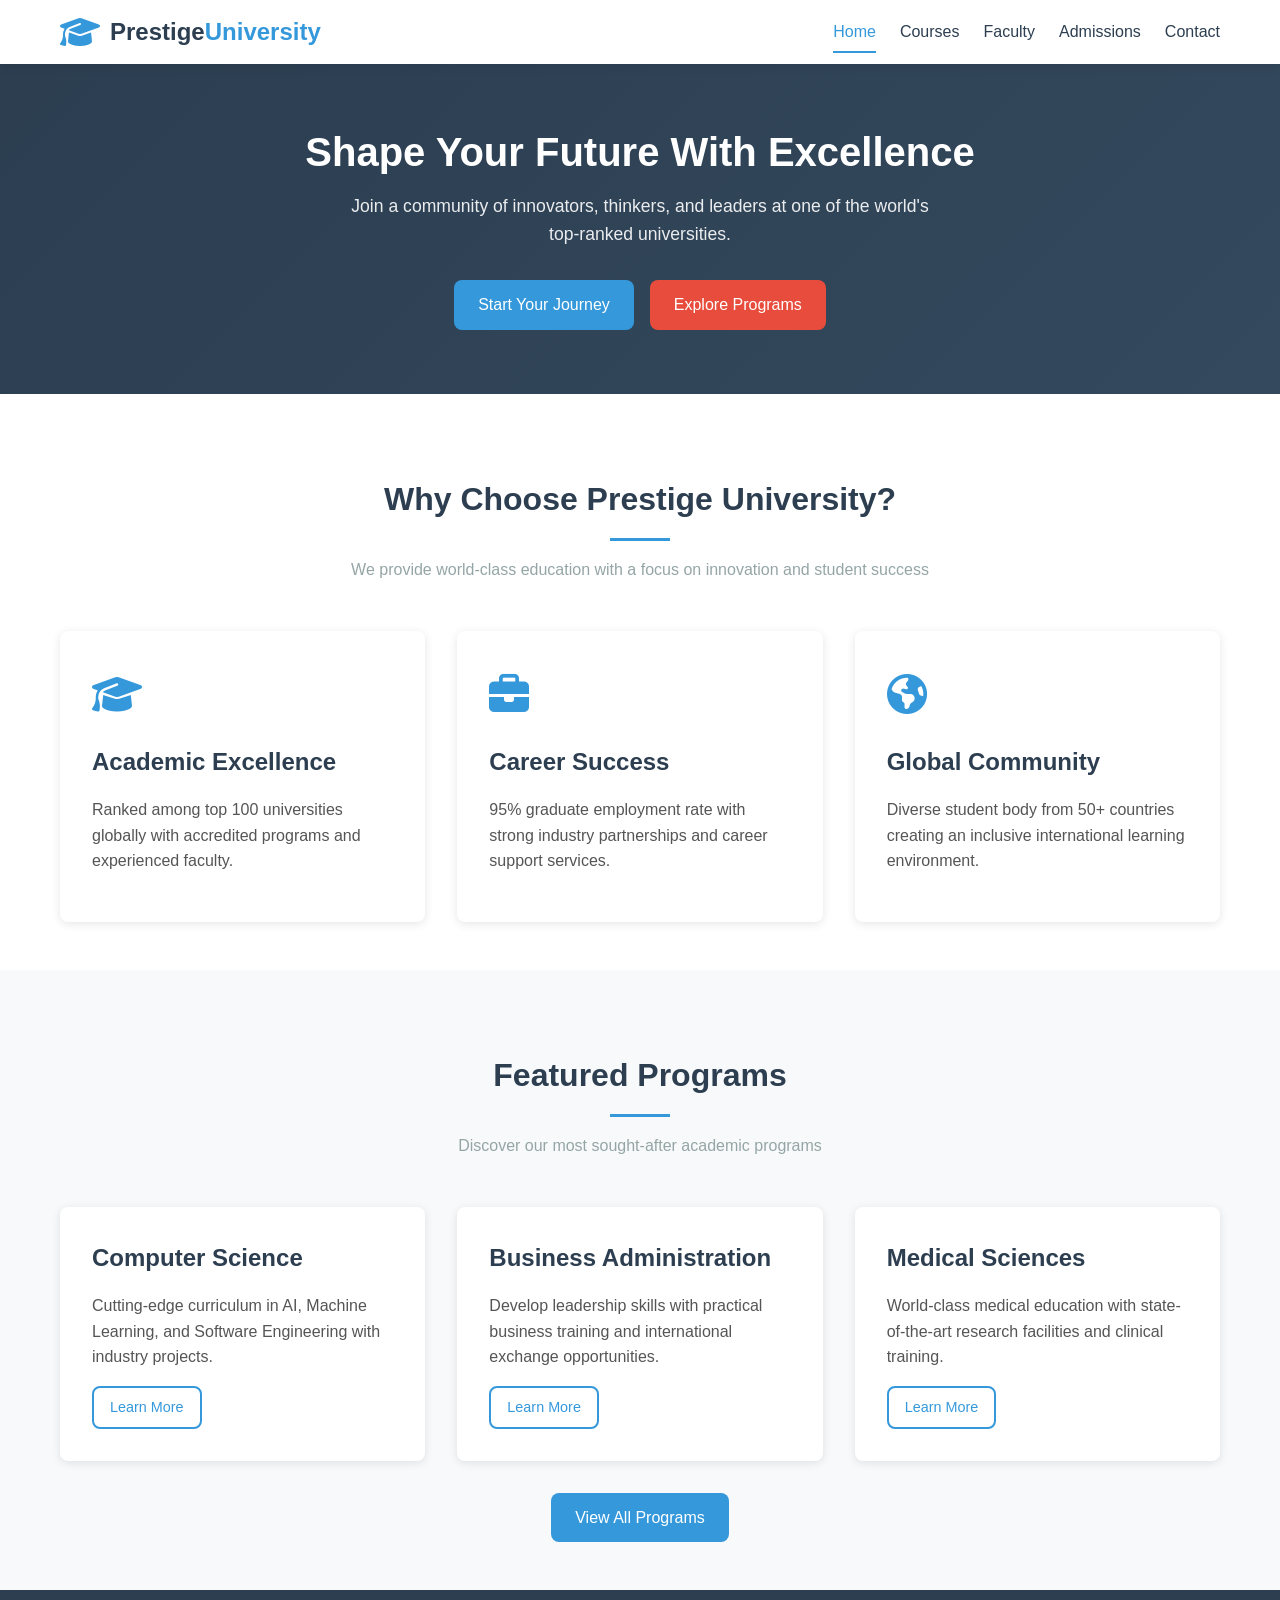
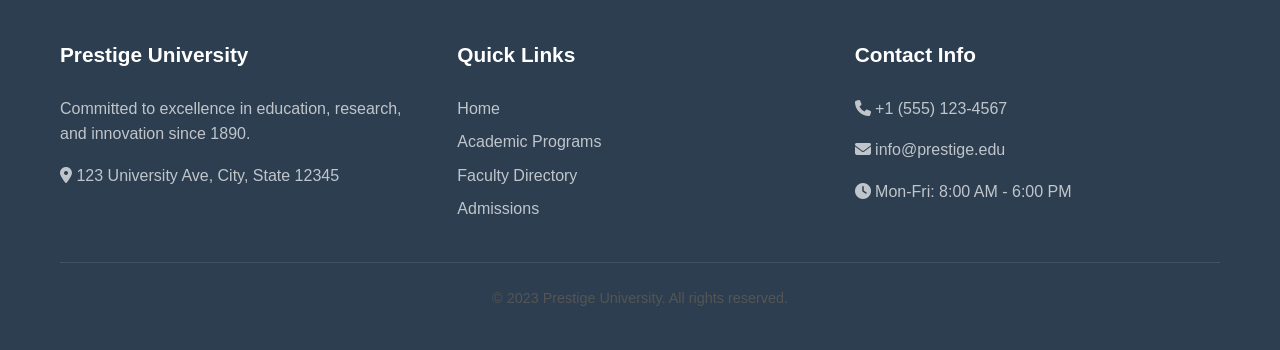
<file: index.html>
<!DOCTYPE html>
<html lang="en">
<head>
    <meta charset="UTF-8">
    <meta name="viewport" content="width=device-width, initial-scale=1.0">
    <title>Prestige University | Excellence in Education</title>
    <link rel="stylesheet" href="css/style.css">
    <link rel="stylesheet" href="https://cdnjs.cloudflare.com/ajax/libs/font-awesome/6.4.0/css/all.min.css">
</head>
<body>
    <!-- Header -->
    <header class="main-header">
        <div class="container">
            <div class="header-content">
                <div class="logo">
                    <i class="fas fa-graduation-cap"></i>
                    <h1>Prestige<span>University</span></h1>
                </div>
                
                <nav class="main-nav">
                    <ul>
                        <li><a href="index.html" class="active">Home</a></li>
                        <li><a href="pages/courses.html">Courses</a></li>
                        <li><a href="pages/faculty.html">Faculty</a></li>
                        <li><a href="pages/admissions.html">Admissions</a></li>
                        <li><a href="pages/contact.html">Contact</a></li>
                    </ul>
                </nav>
                
                <div class="mobile-menu-btn">
                    <i class="fas fa-bars"></i>
                </div>
            </div>
        </div>
    </header>

    <!-- Hero Section -->
    <section class="hero">
        <div class="container">
            <h1>Shape Your Future With Excellence</h1>
            <p>Join a community of innovators, thinkers, and leaders at one of the world's top-ranked universities.</p>
            <div class="hero-buttons">
                <a href="pages/admissions.html" class="btn btn-primary">Start Your Journey</a>
                <a href="pages/courses.html" class="btn btn-secondary">Explore Programs</a>
            </div>
        </div>
    </section>

    <!-- About Section -->
    <section class="content-section">
        <div class="container">
            <div class="section-header">
                <h2>Why Choose Prestige University?</h2>
                <p>We provide world-class education with a focus on innovation and student success</p>
            </div>
            
            <div class="cards-grid">
                <div class="card">
                    <div class="card-icon">
                        <i class="fas fa-graduation-cap"></i>
                    </div>
                    <h3>Academic Excellence</h3>
                    <p>Ranked among top 100 universities globally with accredited programs and experienced faculty.</p>
                </div>
                
                <div class="card">
                    <div class="card-icon">
                        <i class="fas fa-briefcase"></i>
                    </div>
                    <h3>Career Success</h3>
                    <p>95% graduate employment rate with strong industry partnerships and career support services.</p>
                </div>
                
                <div class="card">
                    <div class="card-icon">
                        <i class="fas fa-globe-americas"></i>
                    </div>
                    <h3>Global Community</h3>
                    <p>Diverse student body from 50+ countries creating an inclusive international learning environment.</p>
                </div>
            </div>
        </div>
    </section>

    <!-- Programs Preview -->
    <section class="content-section" style="background: #f8f9fa;">
        <div class="container">
            <div class="section-header">
                <h2>Featured Programs</h2>
                <p>Discover our most sought-after academic programs</p>
            </div>
            
            <div class="cards-grid">
                <div class="card">
                    <h3>Computer Science</h3>
                    <p>Cutting-edge curriculum in AI, Machine Learning, and Software Engineering with industry projects.</p>
                    <a href="pages/courses.html" class="btn btn-small btn-outline">Learn More</a>
                </div>
                
                <div class="card">
                    <h3>Business Administration</h3>
                    <p>Develop leadership skills with practical business training and international exchange opportunities.</p>
                    <a href="pages/courses.html" class="btn btn-small btn-outline">Learn More</a>
                </div>
                
                <div class="card">
                    <h3>Medical Sciences</h3>
                    <p>World-class medical education with state-of-the-art research facilities and clinical training.</p>
                    <a href="pages/courses.html" class="btn btn-small btn-outline">Learn More</a>
                </div>
            </div>
            
            <div style="text-align: center; margin-top: 2rem;">
                <a href="pages/courses.html" class="btn btn-primary">View All Programs</a>
            </div>
        </div>
    </section>

    <!-- Footer -->
    <footer class="main-footer">
        <div class="container">
            <div class="footer-content">
                <div class="footer-section">
                    <h3>Prestige University</h3>
                    <p>Committed to excellence in education, research, and innovation since 1890.</p>
                    <p><i class="fas fa-map-marker-alt"></i> 123 University Ave, City, State 12345</p>
                </div>
                
                <div class="footer-section">
                    <h3>Quick Links</h3>
                    <ul class="footer-links">
                        <li><a href="index.html">Home</a></li>
                        <li><a href="pages/courses.html">Academic Programs</a></li>
                        <li><a href="pages/faculty.html">Faculty Directory</a></li>
                        <li><a href="pages/admissions.html">Admissions</a></li>
                    </ul>
                </div>
                
                <div class="footer-section">
                    <h3>Contact Info</h3>
                    <p><i class="fas fa-phone"></i> +1 (555) 123-4567</p>
                    <p><i class="fas fa-envelope"></i> info@prestige.edu</p>
                    <p><i class="fas fa-clock"></i> Mon-Fri: 8:00 AM - 6:00 PM</p>
                </div>
            </div>
            
            <div class="footer-bottom">
                <p>&copy; 2023 Prestige University. All rights reserved.</p>
            </div>
        </div>
    </footer>

    <script>
        // Mobile menu toggle
        document.querySelector('.mobile-menu-btn').addEventListener('click', function() {
            document.querySelector('.main-nav ul').classList.toggle('show');
        });
    </script>
</body>
</html>
</file>
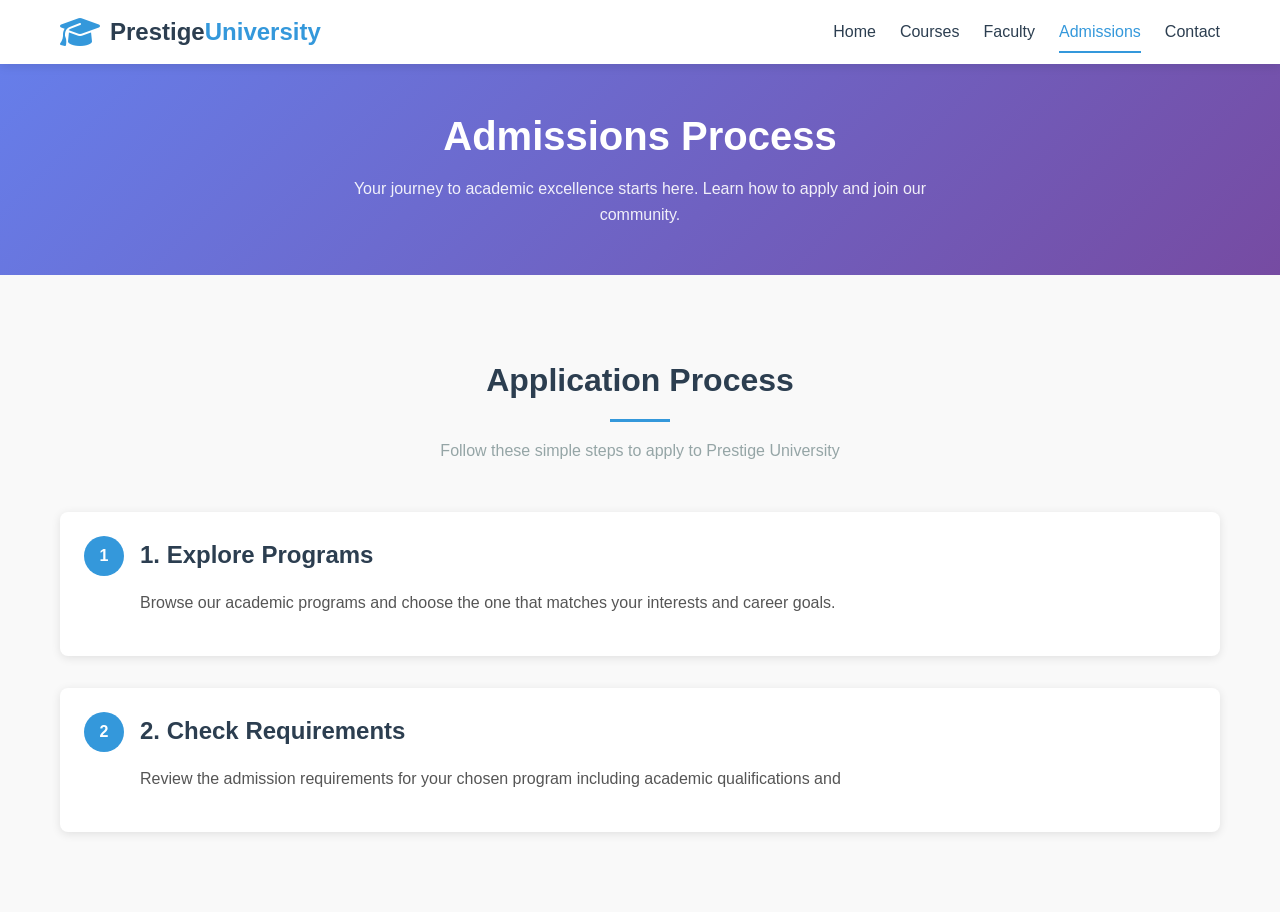
<file: pages/admissions.html>
<!DOCTYPE html>
<html lang="en">
<head>
    <meta charset="UTF-8">
    <meta name="viewport" content="width=device-width, initial-scale=1.0">
    <title>Admissions | Prestige University</title>
    <link rel="stylesheet" href="../css/style.css">
    <link rel="stylesheet" href="https://cdnjs.cloudflare.com/ajax/libs/font-awesome/6.4.0/css/all.min.css">
</head>
<body>
    <header class="main-header">
        <div class="container">
            <div class="header-content">
                <div class="logo">
                    <i class="fas fa-graduation-cap"></i>
                    <h1><a href="../index.html" style="color: inherit; text-decoration: none;">Prestige<span>University</span></a></h1>
                </div>
                
                <nav class="main-nav">
                    <ul>
                        <li><a href="../index.html">Home</a></li>
                        <li><a href="courses.html">Courses</a></li>
                        <li><a href="faculty.html">Faculty</a></li>
                        <li><a href="admissions.html" class="active">Admissions</a></li>
                        <li><a href="contact.html">Contact</a></li>
                    </ul>
                </nav>
                
                <div class="mobile-menu-btn">
                    <i class="fas fa-bars"></i>
                </div>
            </div>
        </div>
    </header>

    <section class="page-header">
        <div class="container">
            <h1>Admissions Process</h1>
            <p>Your journey to academic excellence starts here. Learn how to apply and join our community.</p>
        </div>
    </section>

    <section class="page-content">
        <div class="container">
            <div class="section-header">
                <h2>Application Process</h2>
                <p>Follow these simple steps to apply to Prestige University</p>
            </div>
            
            <div class="admission-steps">
                <div class="step">
                    <div>
                        <h3>1. Explore Programs</h3>
                        <p>Browse our academic programs and choose the one that matches your interests and career goals.</p>
                    </div>
                </div>
                
                <div class="step">
                    <div>
                        <h3>2. Check Requirements</h3>
                        <p>Review the admission requirements for your chosen program including academic qualifications and
</file>
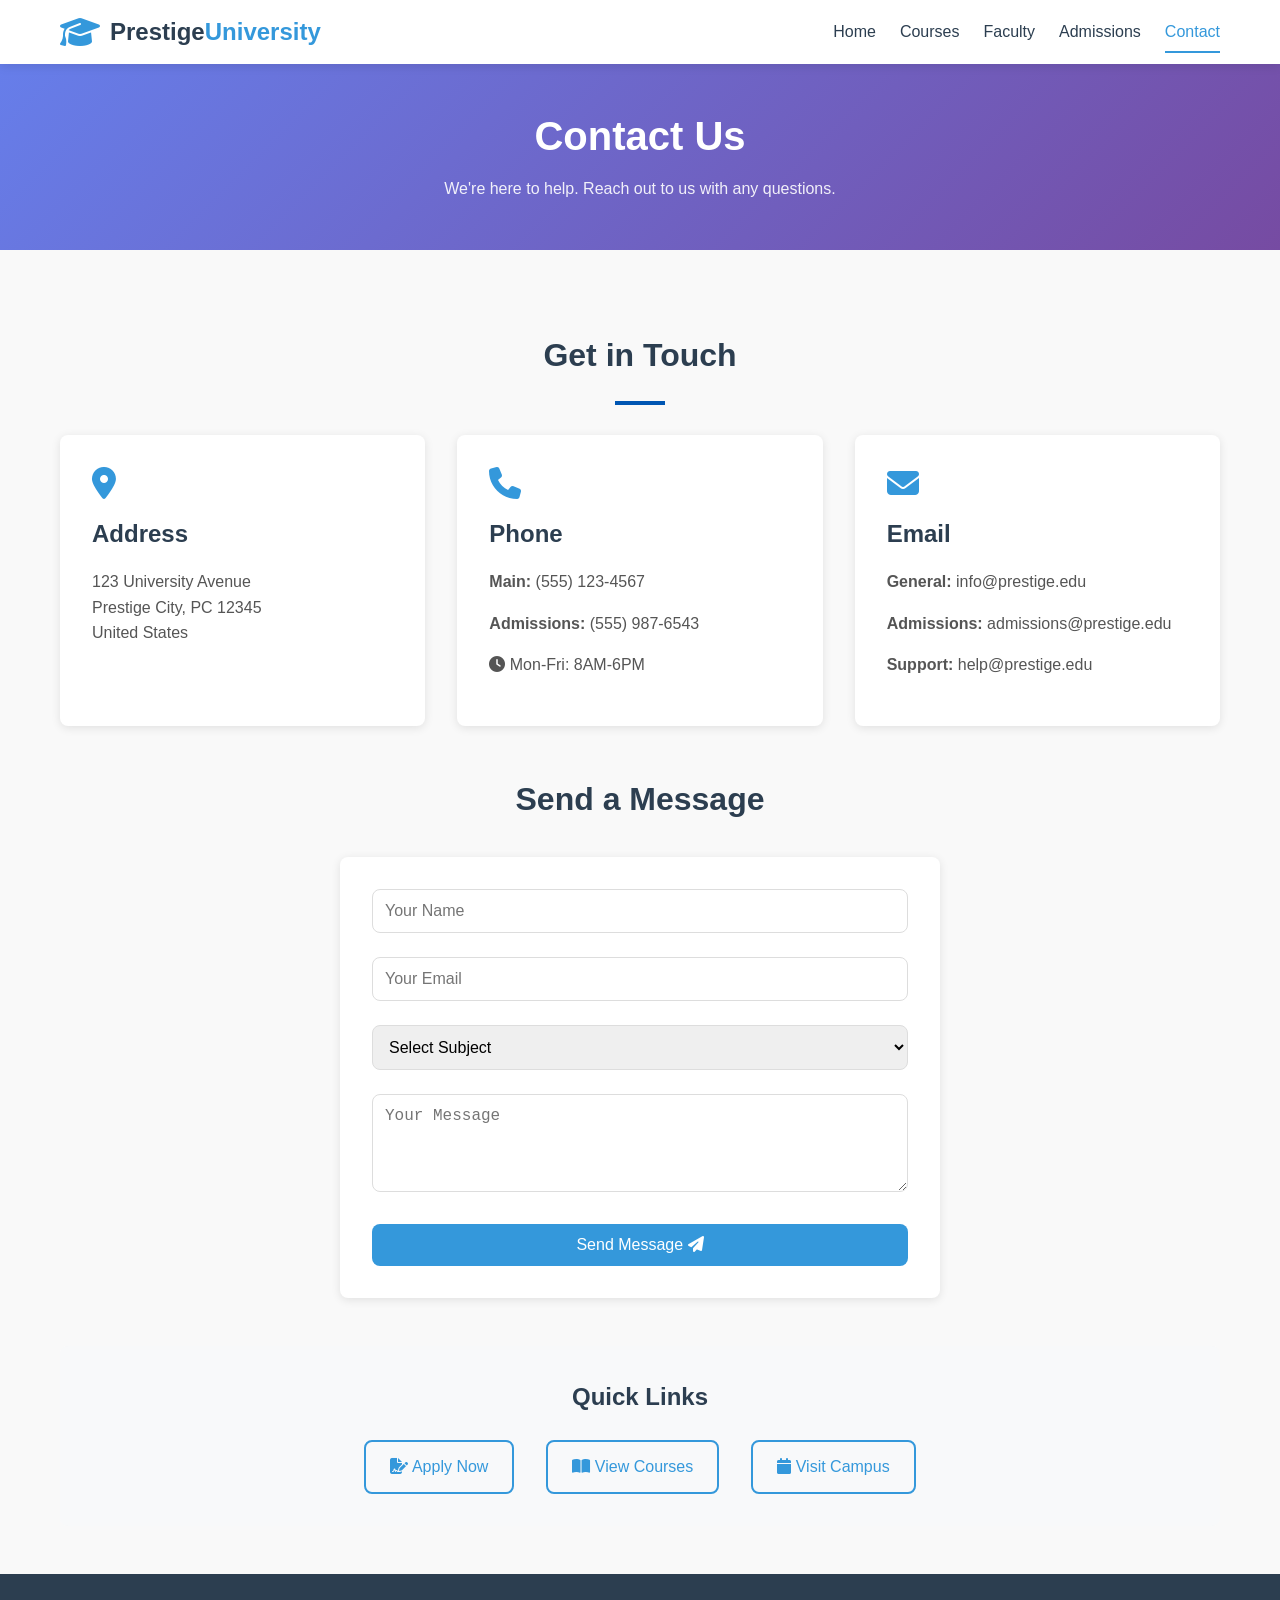
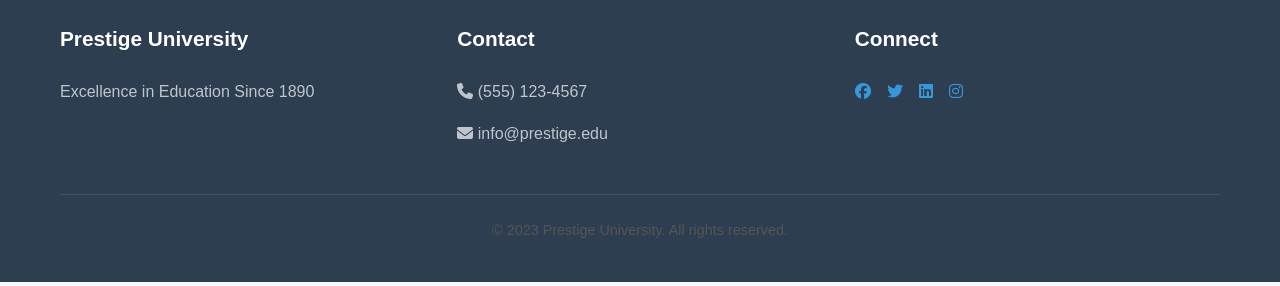
<file: pages/contact.html>
<!DOCTYPE html>
<html lang="en">
<head>
    <meta charset="UTF-8">
    <meta name="viewport" content="width=device-width, initial-scale=1.0">
    <title>Contact Us | Prestige University</title>
    <link rel="stylesheet" href="../css/style.css">
    <link rel="stylesheet" href="https://cdnjs.cloudflare.com/ajax/libs/font-awesome/6.4.0/css/all.min.css">
</head>
<body>
    <header class="main-header">
        <div class="container">
            <div class="header-content">
                <div class="logo">
                    <i class="fas fa-graduation-cap"></i>
                    <h1><a href="../index.html" style="color: inherit; text-decoration: none;">Prestige<span>University</span></a></h1>
                </div>
                
                <nav class="main-nav">
                    <ul>
                        <li><a href="../index.html">Home</a></li>
                        <li><a href="courses.html">Courses</a></li>
                        <li><a href="faculty.html">Faculty</a></li>
                        <li><a href="admissions.html">Admissions</a></li>
                        <li><a href="contact.html" class="active">Contact</a></li>
                    </ul>
                </nav>
                
                <div class="mobile-menu-btn">
                    <i class="fas fa-bars"></i>
                </div>
            </div>
        </div>
    </header>

    <section class="page-header">
        <div class="container">
            <h1>Contact Us</h1>
            <p>We're here to help. Reach out to us with any questions.</p>
        </div>
    </section>

    <section class="page-content">
        <div class="container">
            <h2 style="text-align:center; margin-bottom:20px;">Get in Touch</h2>
<hr style="width: 50px; border: 2px solid #0056b3; margin: 0 auto 30px auto;">

            <!-- Contact Information -->
            <div style="display: grid; grid-template-columns: repeat(auto-fit, minmax(250px, 1fr)); gap: 2rem; margin-bottom: 3rem;">
                <div class="card">
                    <i class="fas fa-map-marker-alt" style="font-size: 2rem; color: var(--secondary); margin-bottom: 1rem;"></i>
                    <h3>Address</h3>
                    <p>123 University Avenue<br>
                    Prestige City, PC 12345<br>
                    United States</p>
                </div>
                
                <div class="card">
                    <i class="fas fa-phone" style="font-size: 2rem; color: var(--secondary); margin-bottom: 1rem;"></i>
                    <h3>Phone</h3>
                    <p><strong>Main:</strong> (555) 123-4567</p>
                    <p><strong>Admissions:</strong> (555) 987-6543</p>
                    <p><i class="fas fa-clock"></i> Mon-Fri: 8AM-6PM</p>
                </div>
                
                <div class="card">
                    <i class="fas fa-envelope" style="font-size: 2rem; color: var(--secondary); margin-bottom: 1rem;"></i>
                    <h3>Email</h3>
                    <p><strong>General:</strong> info@prestige.edu</p>
                    <p><strong>Admissions:</strong> admissions@prestige.edu</p>
                    <p><strong>Support:</strong> help@prestige.edu</p>
                </div>
            </div>
            
            <!-- Contact Form -->
            <h2 style="text-align: center; margin-bottom: 2rem;">Send a Message</h2>
            
            <form class="contact-form" style="max-width: 600px; margin: 0 auto;">
                <div class="form-group">
                    <input type="text" class="form-control" placeholder="Your Name" required>
                </div>
                
                <div class="form-group">
                    <input type="email" class="form-control" placeholder="Your Email" required>
                </div>
                
                <div class="form-group">
                    <select class="form-control" required>
                        <option value="">Select Subject</option>
                        <option>Admissions</option>
                        <option>Courses</option>
                        <option>Financial Aid</option>
                        <option>Other</option>
                    </select>
                </div>
                
                <div class="form-group">
                    <textarea class="form-control" rows="4" placeholder="Your Message" required></textarea>
                </div>
                
                <button type="submit" class="btn btn-primary" style="width: 100%;">
                    Send Message <i class="fas fa-paper-plane"></i>
                </button>
            </form>
            
            <!-- Quick Links -->
            <div style="margin-top: 3rem; padding: 2rem; background: #f8f9fa; border-radius: var(--radius);">
                <h3 style="text-align: center; margin-bottom: 1.5rem;">Quick Links</h3>
                <div style="display: flex; justify-content: center; gap: 2rem; flex-wrap: wrap;">
                    <a href="admissions.html" class="btn btn-outline">
                        <i class="fas fa-file-signature"></i> Apply Now
                    </a>
                    <a href="courses.html" class="btn btn-outline">
                        <i class="fas fa-book-open"></i> View Courses
                    </a>
                    <a href="../index.html" class="btn btn-outline">
                        <i class="fas fa-calendar"></i> Visit Campus
                    </a>
                </div>
            </div>
        </div>
    </section>

    <footer class="main-footer">
        <div class="container">
            <div class="footer-content">
                <div class="footer-section">
                    <h3>Prestige University</h3>
                    <p>Excellence in Education Since 1890</p>
                </div>
                
                <div class="footer-section">
                    <h3>Contact</h3>
                    <p><i class="fas fa-phone"></i> (555) 123-4567</p>
                    <p><i class="fas fa-envelope"></i> info@prestige.edu</p>
                </div>
                
                <div class="footer-section">
                    <h3>Connect</h3>
                    <div style="display: flex; gap: 1rem; margin-top: 0.5rem;">
                        <a href="#"><i class="fab fa-facebook"></i></a>
                        <a href="#"><i class="fab fa-twitter"></i></a>
                        <a href="#"><i class="fab fa-linkedin"></i></a>
                        <a href="#"><i class="fab fa-instagram"></i></a>
                    </div>
                </div>
            </div>
            
            <div class="footer-bottom">
                <p>&copy; 2023 Prestige University. All rights reserved.</p>
            </div>
        </div>
    </footer>

    <script>
        document.querySelector('.mobile-menu-btn').addEventListener('click', function() {
            document.querySelector('.main-nav ul').classList.toggle('show');
        });
    </script>
</body>
</html>
</file>
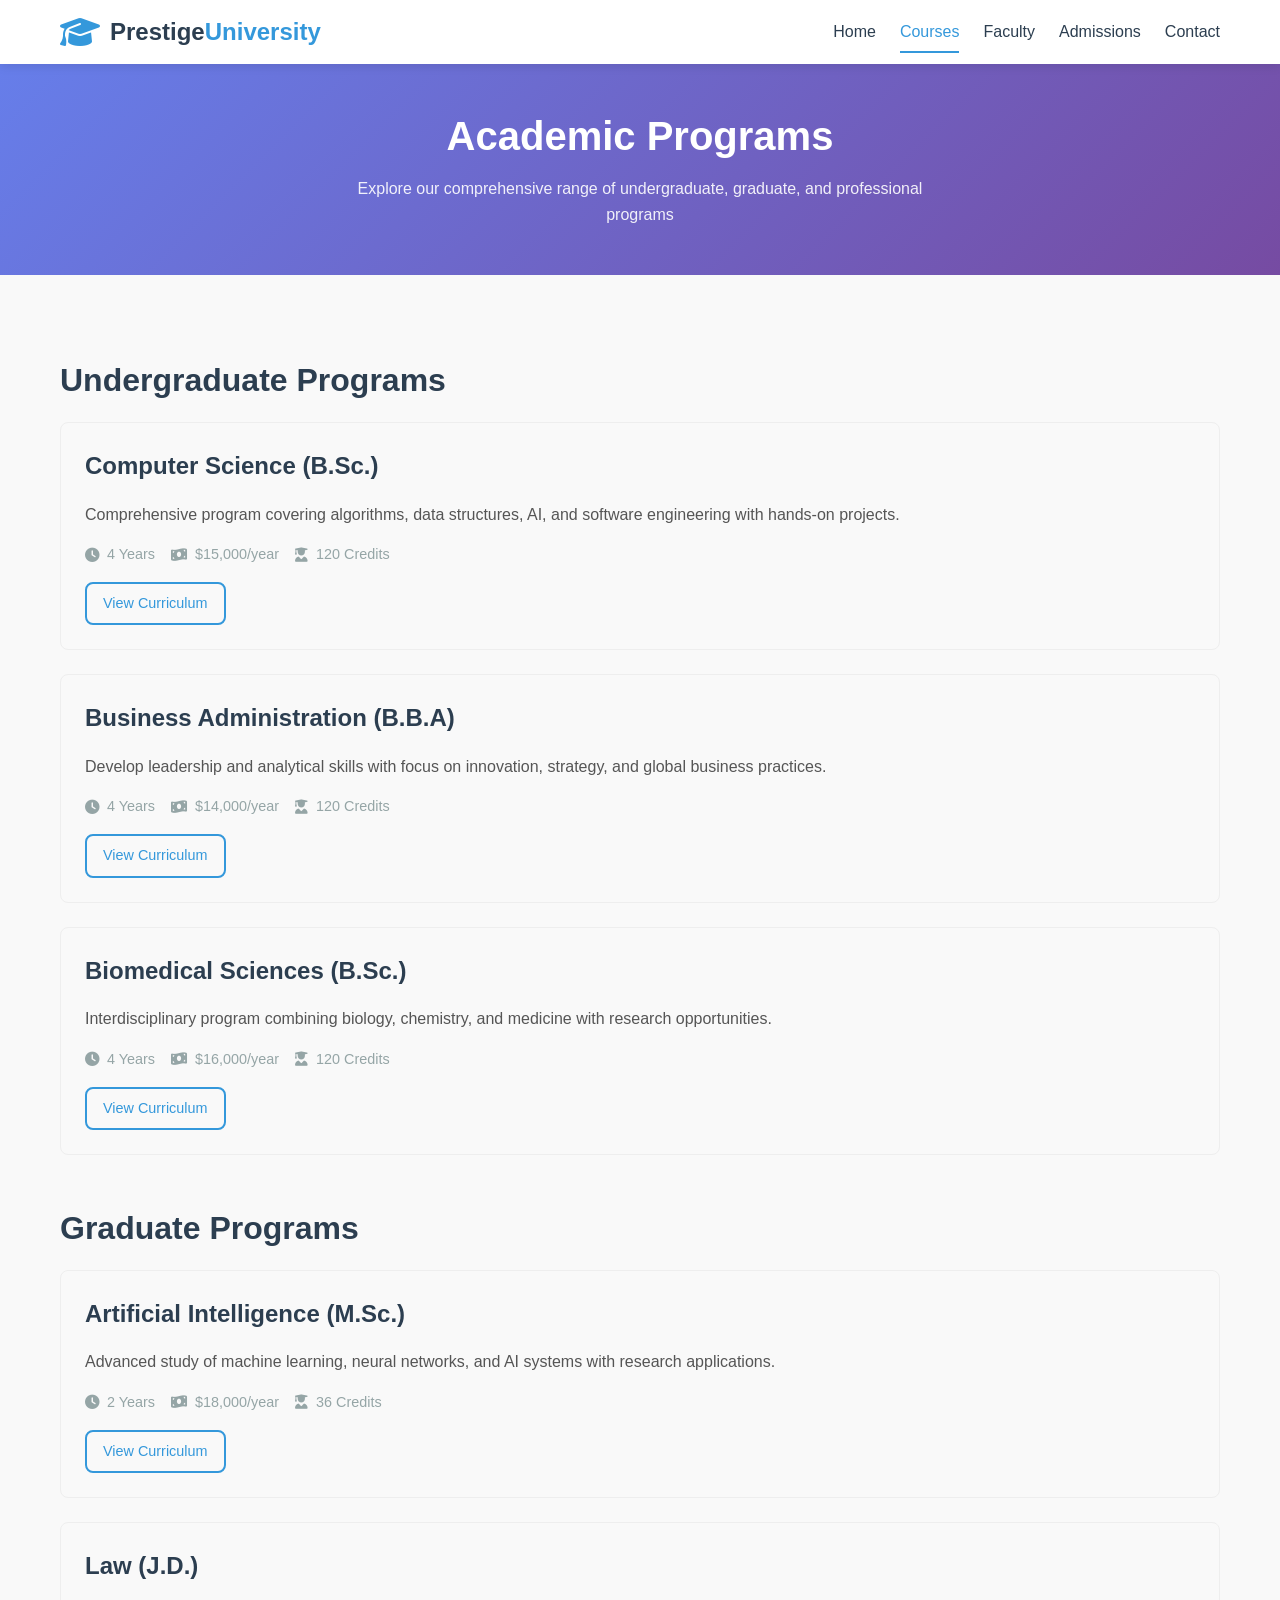
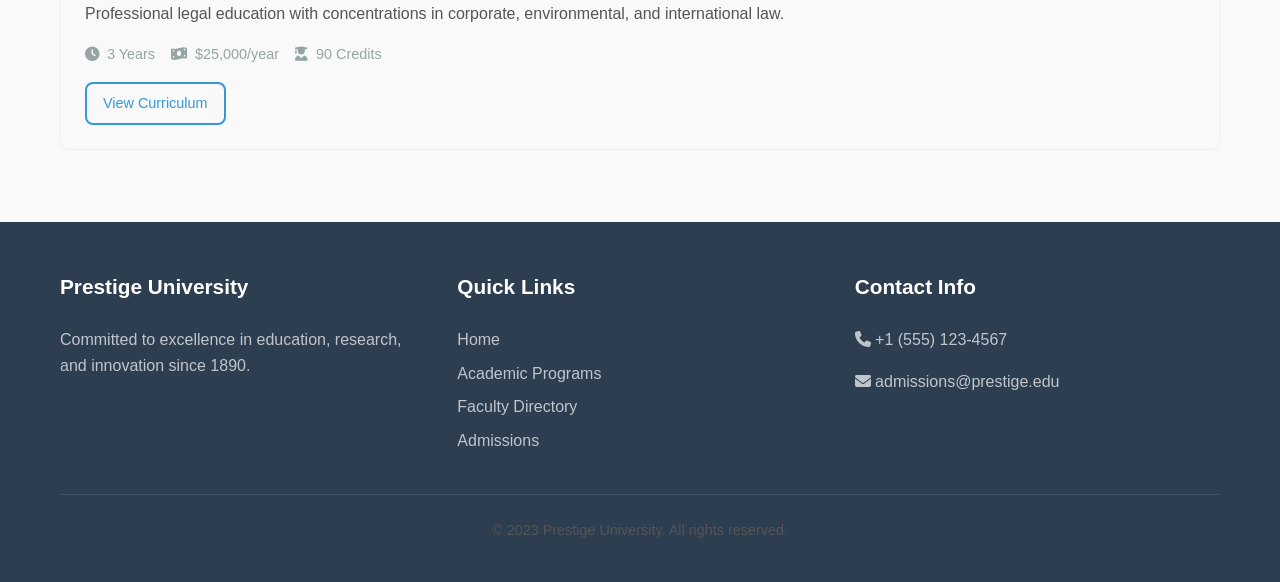
<file: pages/courses.html>
<!DOCTYPE html>
<html lang="en">
<head>
    <meta charset="UTF-8">
    <meta name="viewport" content="width=device-width, initial-scale=1.0">
    <title>Academic Programs | Prestige University</title>
    <link rel="stylesheet" href="../css/style.css">
    <link rel="stylesheet" href="https://cdnjs.cloudflare.com/ajax/libs/font-awesome/6.4.0/css/all.min.css">
</head>
<body>
    <header class="main-header">
        <div class="container">
            <div class="header-content">
                <div class="logo">
                    <i class="fas fa-graduation-cap"></i>
                    <h1><a href="../index.html" style="color: inherit; text-decoration: none;">Prestige<span>University</span></a></h1>
                </div>
                
                <nav class="main-nav">
                    <ul>
                        <li><a href="../index.html">Home</a></li>
                        <li><a href="courses.html" class="active">Courses</a></li>
                        <li><a href="faculty.html">Faculty</a></li>
                        <li><a href="admissions.html">Admissions</a></li>
                        <li><a href="contact.html">Contact</a></li>
                    </ul>
                </nav>
                
                <div class="mobile-menu-btn">
                    <i class="fas fa-bars"></i>
                </div>
            </div>
        </div>
    </header>

    <section class="page-header">
        <div class="container">
            <h1>Academic Programs</h1>
            <p>Explore our comprehensive range of undergraduate, graduate, and professional programs</p>
        </div>
    </section>

    <section class="page-content">
        <div class="container">
            <h2>Undergraduate Programs</h2>
            
            <div class="course-card">
                <h3>Computer Science (B.Sc.)</h3>
                <p>Comprehensive program covering algorithms, data structures, AI, and software engineering with hands-on projects.</p>
                <div class="course-meta">
                    <span><i class="fas fa-clock"></i> 4 Years</span>
                    <span><i class="fas fa-money-bill-wave"></i> $15,000/year</span>
                    <span><i class="fas fa-user-graduate"></i> 120 Credits</span>
                </div>
               <a href="#" class="btn btn-small btn-outline" title="See detailed course structure">View Curriculum</a>

            </div>
            
            <div class="course-card">
                <h3>Business Administration (B.B.A)</h3>
                <p>Develop leadership and analytical skills with focus on innovation, strategy, and global business practices.</p>
                <div class="course-meta">
                    <span><i class="fas fa-clock"></i> 4 Years</span>
                    <span><i class="fas fa-money-bill-wave"></i> $14,000/year</span>
                    <span><i class="fas fa-user-graduate"></i> 120 Credits</span>
                </div>
                <a href="#" class="btn btn-small btn-outline">View Curriculum</a>
            </div>
            
            <div class="course-card">
                <h3>Biomedical Sciences (B.Sc.)</h3>
                <p>Interdisciplinary program combining biology, chemistry, and medicine with research opportunities.</p>
                <div class="course-meta">
                    <span><i class="fas fa-clock"></i> 4 Years</span>
                    <span><i class="fas fa-money-bill-wave"></i> $16,000/year</span>
                    <span><i class="fas fa-user-graduate"></i> 120 Credits</span>
                </div>
                <a href="#" class="btn btn-small btn-outline">View Curriculum</a>
            </div>
            
            <h2 style="margin-top: 3rem;">Graduate Programs</h2>
            
            <div class="course-card">
                <h3>Artificial Intelligence (M.Sc.)</h3>
                <p>Advanced study of machine learning, neural networks, and AI systems with research applications.</p>
                <div class="course-meta">
                    <span><i class="fas fa-clock"></i> 2 Years</span>
                    <span><i class="fas fa-money-bill-wave"></i> $18,000/year</span>
                    <span><i class="fas fa-user-graduate"></i> 36 Credits</span>
                </div>
                <a href="#" class="btn btn-small btn-outline">View Curriculum</a>
            </div>
            
            <div class="course-card">
                <h3>Law (J.D.)</h3>
                <p>Professional legal education with concentrations in corporate, environmental, and international law.</p>
                <div class="course-meta">
                    <span><i class="fas fa-clock"></i> 3 Years</span>
                    <span><i class="fas fa-money-bill-wave"></i> $25,000/year</span>
                    <span><i class="fas fa-user-graduate"></i> 90 Credits</span>
                </div>
                <a href="#" class="btn btn-small btn-outline">View Curriculum</a>
            </div>
        </div>
    </section>

    <footer class="main-footer">
        <div class="container">
            <div class="footer-content">
                <div class="footer-section">
                    <h3>Prestige University</h3>
                    <p>Committed to excellence in education, research, and innovation since 1890.</p>
                </div>
                
                <div class="footer-section">
                    <h3>Quick Links</h3>
                    <ul class="footer-links">
                        <li><a href="../index.html">Home</a></li>
                        <li><a href="courses.html">Academic Programs</a></li>
                        <li><a href="faculty.html">Faculty Directory</a></li>
                        <li><a href="admissions.html">Admissions</a></li>
                    </ul>
                </div>
                
                <div class="footer-section">
                    <h3>Contact Info</h3>
                    <p><i class="fas fa-phone"></i> +1 (555) 123-4567</p>
                    <p><i class="fas fa-envelope"></i> admissions@prestige.edu</p>
                </div>
            </div>
            
            <div class="footer-bottom">
                <p>&copy; 2023 Prestige University. All rights reserved.</p>
            </div>
        </div>
    </footer>

    <script>
        document.querySelector('.mobile-menu-btn').addEventListener('click', function() {
            document.querySelector('.main-nav ul').classList.toggle('show');
        });
    </script>
</body>
</html>
</file>
<file: css/style.css>
/* ====== RESET & BASE STYLES ====== */
* {
    margin: 0;
    padding: 0;
    box-sizing: border-box;
}

:root {
    --primary: #2c3e50;
    --secondary: #3498db;
    --accent: #e74c3c;
    --light: #ecf0f1;
    --dark: #2c3e50;
    --gray: #95a5a6;
    --success: #27ae60;
    --shadow: 0 2px 10px rgba(0,0,0,0.1);
    --radius: 8px;
}

body {
    font-family: 'Segoe UI', Tahoma, Geneva, Verdana, sans-serif;
    line-height: 1.6;
    color: #333;
    background-color: #f9f9f9;
}

.container {
    width: 100%;
    max-width: 1200px;
    margin: 0 auto;
    padding: 0 20px;
}

/* ====== TYPOGRAPHY ====== */
h1, h2, h3, h4 {
    color: var(--primary);
    margin-bottom: 1rem;
    font-weight: 600;
}

h1 {
    font-size: 2.5rem;
    line-height: 1.2;
}

h2 {
    font-size: 2rem;
    margin-top: 2rem;
}

h3 {
    font-size: 1.5rem;
}

p {
    margin-bottom: 1rem;
    color: #555;
}

a {
    color: var(--secondary);
    text-decoration: none;
    transition: color 0.3s;
}

a:hover {
    color: var(--accent);
}

/* ====== BUTTONS ====== */
.btn {
    display: inline-block;
    padding: 12px 24px;
    background: var(--secondary);
    color: white;
    border: none;
    border-radius: var(--radius);
    font-size: 1rem;
    font-weight: 500;
    cursor: pointer;
    transition: all 0.3s;
    text-align: center;
}

.btn:hover {
    background: #2980b9;
    transform: translateY(-2px);
    box-shadow: var(--shadow);
    color: white;
}

.btn-primary {
    background: var(--secondary);
}

.btn-secondary {
    background: var(--accent);
}

.btn-outline {
    background: transparent;
    border: 2px solid var(--secondary);
    color: var(--secondary);
}

.btn-small {
    padding: 8px 16px;
    font-size: 0.9rem;
}

/* ====== HEADER & NAVIGATION ====== */
.main-header {
    background: white;
    box-shadow: var(--shadow);
    position: sticky;
    top: 0;
    z-index: 1000;
}

.header-content {
    display: flex;
    justify-content: space-between;
    align-items: center;
    padding: 1rem 0;
}

.logo {
    display: flex;
    align-items: center;
    gap: 10px;
}

.logo i {
    color: var(--secondary);
    font-size: 2rem;
}

.logo h1 {
    font-size: 1.5rem;
    margin: 0;
}

.logo span {
    color: var(--secondary);
    font-weight: 700;
}

.main-nav ul {
    display: flex;
    list-style: none;
    gap: 1.5rem;
}

.main-nav a {
    color: var(--dark);
    font-weight: 500;
    padding: 0.5rem 0;
    position: relative;
}

.main-nav a:hover {
    color: var(--secondary);
}

.main-nav a.active {
    color: var(--secondary);
}

.main-nav a.active::after {
    content: '';
    position: absolute;
    bottom: -5px;
    left: 0;
    right: 0;
    height: 2px;
    background: var(--secondary);
}

.mobile-menu-btn {
    display: none;
    font-size: 1.5rem;
    cursor: pointer;
}

/* ====== HERO SECTION ====== */
.hero {
    background: linear-gradient(135deg, var(--primary) 0%, #34495e 100%);
    color: white;
    padding: 4rem 0;
    text-align: center;
}

.hero h1 {
    color: white;
    font-size: 2.5rem;
    margin-bottom: 1rem;
}

.hero p {
    color: rgba(255,255,255,0.9);
    font-size: 1.1rem;
    max-width: 600px;
    margin: 0 auto 2rem;
}

.hero-buttons {
    display: flex;
    gap: 1rem;
    justify-content: center;
    flex-wrap: wrap;
}

/* ====== CONTENT SECTIONS ====== */
.content-section {
    padding: 3rem 0;
    background: white;
}

.section-header {
    text-align: center;
    margin-bottom: 3rem;
}

.section-header h2 {
    position: relative;
    display: inline-block;
    padding-bottom: 1rem;
}

.section-header h2::after {
    content: '';
    position: absolute;
    bottom: 0;
    left: 50%;
    transform: translateX(-50%);
    width: 60px;
    height: 3px;
    background: var(--secondary);
}

.section-header p {
    color: var(--gray);
    max-width: 600px;
    margin: 0 auto;
}

/* ====== CARDS ====== */
.cards-grid {
    display: grid;
    grid-template-columns: repeat(auto-fit, minmax(300px, 1fr));
    gap: 2rem;
    margin-top: 2rem;
}

.card {
    background: white;
    border-radius: var(--radius);
    box-shadow: var(--shadow);
    padding: 2rem;
    transition: transform 0.3s;
}

.card:hover {
    transform: translateY(-5px);
}

.card-icon {
    font-size: 2.5rem;
    color: var(--secondary);
    margin-bottom: 1rem;
}

.card h3 {
    margin-bottom: 1rem;
}

/* ====== FOOTER ====== */
.main-footer {
    background: var(--primary);
    color: white;
    padding: 3rem 0 1.5rem;
}

.footer-content {
    display: grid;
    grid-template-columns: repeat(auto-fit, minmax(250px, 1fr));
    gap: 2rem;
    margin-bottom: 2rem;
}

.footer-section h3 {
    color: white;
    margin-bottom: 1.5rem;
    font-size: 1.3rem;
}

.footer-section p {
    color: rgba(255,255,255,0.7);
}

.footer-links {
    list-style: none;
}

.footer-links li {
    margin-bottom: 0.5rem;
}

.footer-links a {
    color: rgba(255,255,255,0.7);
}

.footer-links a:hover {
    color: white;
    padding-left: 5px;
}

.footer-bottom {
    text-align: center;
    padding-top: 1.5rem;
    border-top: 1px solid rgba(255,255,255,0.1);
    color: rgba(255,255,255,0.5);
    font-size: 0.9rem;
}

/* ====== PAGE SPECIFIC ====== */
.page-header {
    background: linear-gradient(135deg, #667eea 0%, #764ba2 100%);
    color: white;
    padding: 3rem 0;
    text-align: center;
}

.page-header h1 {
    color: white;
    margin-bottom: 1rem;
}

.page-header p {
    color: rgba(255,255,255,0.9);
    max-width: 600px;
    margin: 0 auto;
}

.page-content {
    padding: 3rem 0;
}

/* Courses Page */
.course-card {
    border: 1px solid #eee;
    border-radius: var(--radius);
    padding: 1.5rem;
    margin-bottom: 1.5rem;
    transition: all 0.3s;
}

.course-card:hover {
    border-color: var(--secondary);
    box-shadow: var(--shadow);
}

.course-meta {
    display: flex;
    gap: 1rem;
    margin: 1rem 0;
    font-size: 0.9rem;
    color: var(--gray);
}

.course-meta span {
    display: flex;
    align-items: center;
    gap: 0.5rem;
}

/* Faculty Page */
.faculty-card {
    display: flex;
    gap: 2rem;
    margin-bottom: 2rem;
    padding: 1.5rem;
    background: white;
    border-radius: var(--radius);
    box-shadow: var(--shadow);
}

.faculty-img {
    width: 120px;
    height: 120px;
    border-radius: 50%;
    overflow: hidden;
    flex-shrink: 0;
}

.faculty-img img {
    width: 100%;
    height: 100%;
    object-fit: cover;
}

.faculty-info h3 {
    margin-bottom: 0.5rem;
}

.faculty-title {
    color: var(--secondary);
    font-weight: 500;
    margin-bottom: 0.5rem;
}

/* Contact Page */
.contact-info {
    display: grid;
    grid-template-columns: repeat(auto-fit, minmax(250px, 1fr));
    gap: 2rem;
    margin-bottom: 3rem;
}

.contact-item {
    text-align: center;
    padding: 2rem;
    background: white;
    border-radius: var(--radius);
    box-shadow: var(--shadow);
}

.contact-item i {
    font-size: 2.5rem;
    color: var(--secondary);
    margin-bottom: 1rem;
}

.contact-form {
    max-width: 600px;
    margin: 0 auto;
}

.form-group {
    margin-bottom: 1.5rem;
}

.form-group label {
    display: block;
    margin-bottom: 0.5rem;
    font-weight: 500;
    color: var(--dark);
}

.form-control {
    width: 100%;
    padding: 12px;
    border: 1px solid #ddd;
    border-radius: var(--radius);
    font-size: 1rem;
    transition: border 0.3s;
}

.form-control:focus {
    outline: none;
    border-color: var(--secondary);
}

/* Admissions Page */
.admission-steps {
    counter-reset: step;
    margin: 2rem 0;
}

.step {
    display: flex;
    align-items: flex-start;
    margin-bottom: 2rem;
    padding: 1.5rem;
    background: white;
    border-radius: var(--radius);
    box-shadow: var(--shadow);
}

.step::before {
    counter-increment: step;
    content: counter(step);
    display: flex;
    align-items: center;
    justify-content: center;
    width: 40px;
    height: 40px;
    background: var(--secondary);
    color: white;
    border-radius: 50%;
    font-weight: bold;
    margin-right: 1rem;
    flex-shrink: 0;
}

/* ====== RESPONSIVE DESIGN ====== */
@media (max-width: 768px) {
    h1 {
        font-size: 2rem;
    }
    
    h2 {
        font-size: 1.5rem;
    }
    
    .header-content {
        flex-direction: column;
        gap: 1rem;
    }
    
    .main-nav ul {
        flex-wrap: wrap;
        justify-content: center;
        gap: 1rem;
    }
    
    .hero {
        padding: 2rem 0;
    }
    
    .hero h1 {
        font-size: 2rem;
    }
    
    .hero-buttons {
        flex-direction: column;
        align-items: center;
    }
    
    .hero-buttons .btn {
        width: 100%;
        max-width: 300px;
    }
    
    .cards-grid {
        grid-template-columns: 1fr;
    }
    
    .faculty-card {
        flex-direction: column;
        text-align: center;
    }
    
    .faculty-img {
        margin: 0 auto;
    }
    
    .contact-info {
        grid-template-columns: 1fr;
    }
}

@media (max-width: 480px) {
    .container {
        padding: 0 15px;
    }
    
    .main-nav ul {
        flex-direction: column;
        align-items: center;
        gap: 0.5rem;
    }
    
    .course-meta {
        flex-direction: column;
        gap: 0.5rem;
    }
}
/* Add to the end of your existing CSS file */

/* Contact Form Specific Styles */
.contact-form {
    background: white;
    padding: 2rem;
    border-radius: var(--radius);
    box-shadow: var(--shadow);
}

.checkbox-label {
    display: flex;
    align-items: center;
    gap: 0.5rem;
    cursor: pointer;
}

.checkbox-label input[type="checkbox"] {
    width: auto;
}

/* Responsive adjustments */
@media (max-width: 768px) {
    .contact-form {
        padding: 1.5rem;
    }
    
    .contact-info {
        grid-template-columns: 1fr;
    }
}
</file>
